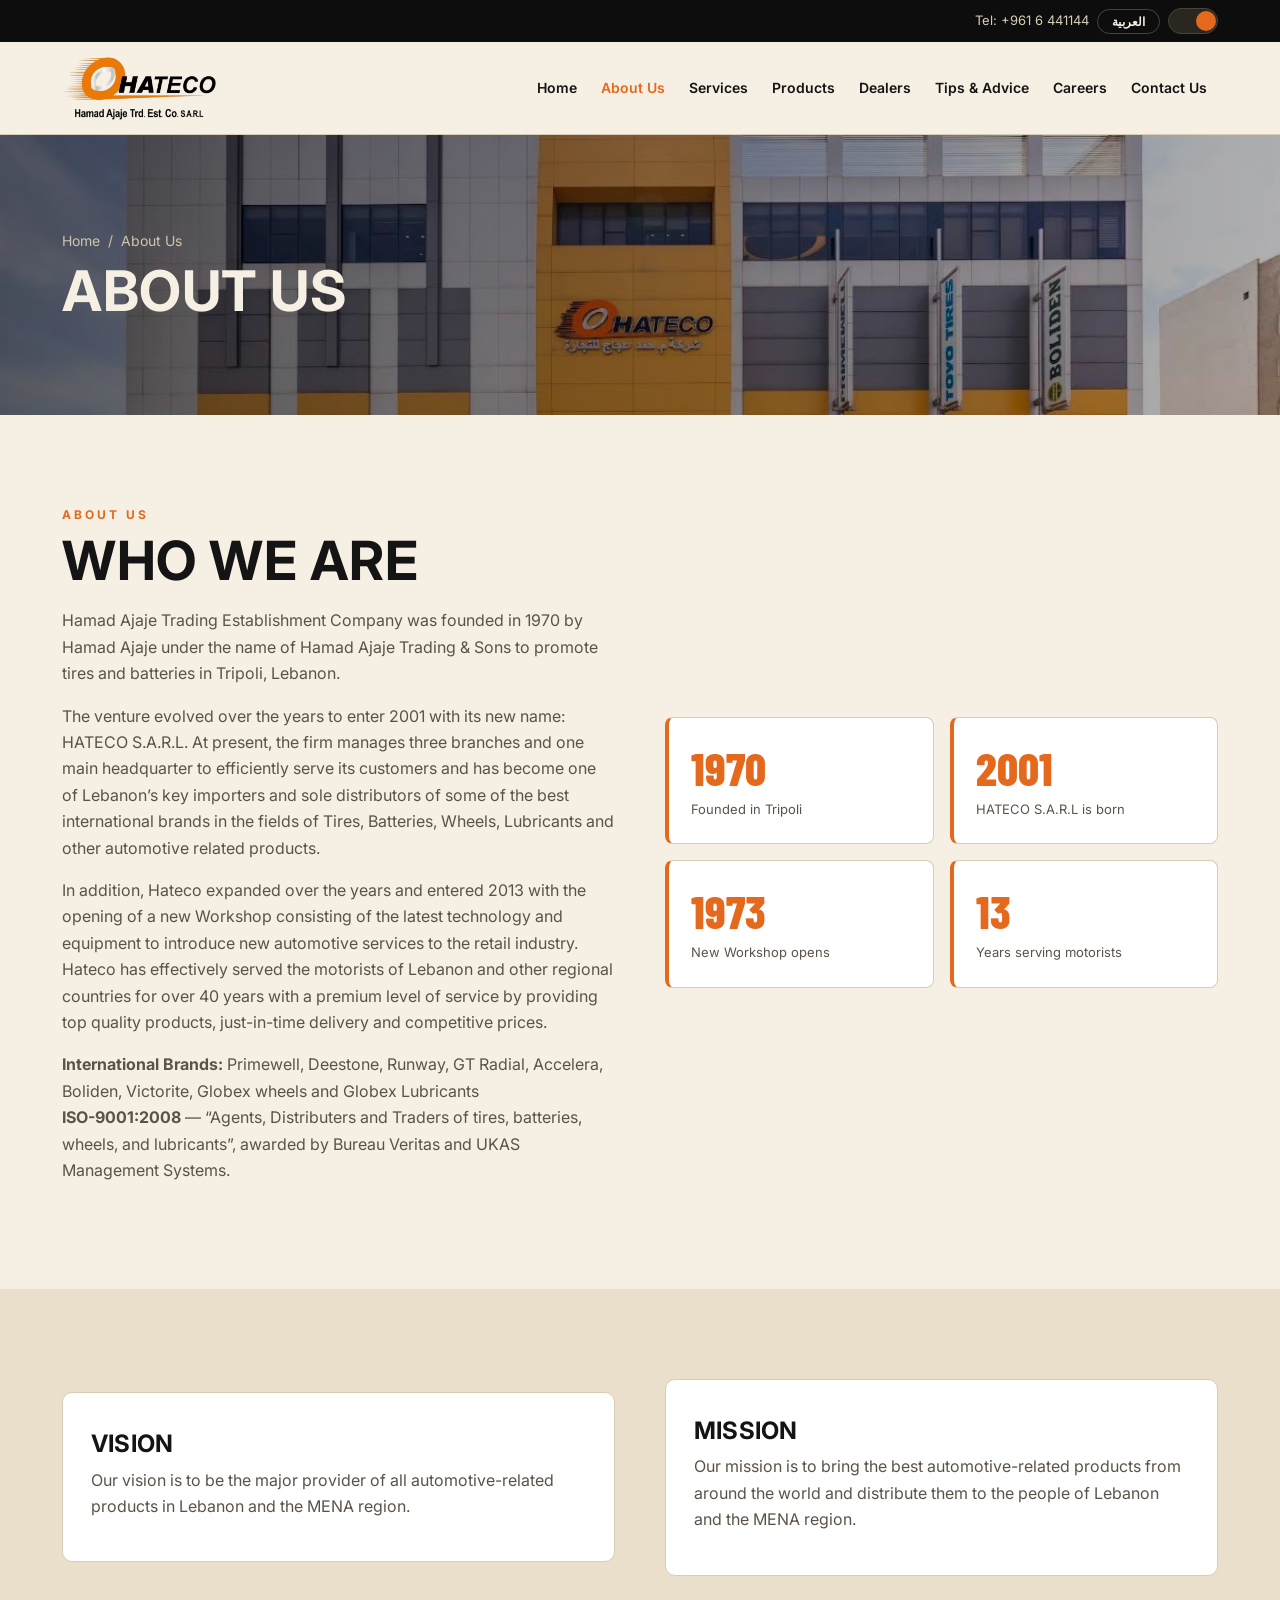
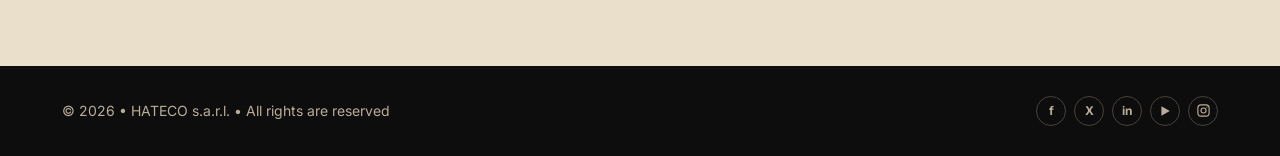
<file: about.html>
<!DOCTYPE html>
<html lang="en" dir="ltr">
  <head>
    <meta charset="utf-8">
    <meta name="viewport" content="width=device-width, initial-scale=1, viewport-fit=cover">
    <title>About Us — HATECO S.A.R.L</title>
    <meta name="description" content="About HATECO S.A.R.L: founded in Tripoli in 1970, one of Lebanon’s key importers of tires, batteries, wheels and lubricants.">
    <link rel="icon" type="image/png" href="favicon.png">
    <link rel="preconnect" href="https://fonts.googleapis.com">
    <link rel="preconnect" href="https://fonts.gstatic.com" crossorigin>
    <link href="https://fonts.googleapis.com/css2?family=Barlow+Condensed:wght@600;700;800&family=Inter:wght@400;500;600&family=Cairo:wght@400;600;700;800&display=swap" rel="stylesheet">
    <!-- Hanimation Arabic font -->
    <link rel="stylesheet" href="https://www.fontstatic.com/f=hanimation">
    <link rel="stylesheet" href="style.css">
  </head>
  <body>

    <!-- ===== TOP BAR: social links, language button, theme switch ===== -->
    <div class="top">
      <div class="wrap">
        <div class="ctl">
          <span class="ltr">Tel: +961 6 441144</span>
          <button class="pill" id="lang" aria-label="Language">العربية</button>
          <button class="sw" id="theme" aria-label="Toggle light/dark theme"></button>
        </div>
      </div>
    </div>

    <!-- ===== HEADER & NAVIGATION (dropdown items are the nested lists) ===== -->
    <header class="nav" id="hd">
      <div class="wrap">
        <a class="logo" href="index.html" aria-label="HATECO S.A.R.L">
          <img class="logo-light" src="hatecologo.png" alt="HATECO S.A.R.L">
          <img class="logo-dark" src="hateco_blacklogo.png" alt="HATECO S.A.R.L">
        </a>
        <button class="burger" id="bg" aria-label="Menu"><svg width="20" height="20" viewBox="0 0 20 20" stroke="currentColor" stroke-width="2" aria-hidden="true"><path d="M2 5h16M2 10h16M2 15h16"/></svg></button>
        <nav id="nv">
          <ul>
            <li>
              <a href="index.html" data-i18n="Home">Home</a>
            </li>
            <li class="has">
              <a href="about.html" class="current" data-i18n="About Us">About Us</a>
              <ul class="sub">
                <li>
                  <a href="about.html#about" data-i18n="Who We Are">Who We Are</a>
                </li>
                <li>
                  <a href="about.html#vision" data-i18n="Vision & Mission">Vision &amp; Mission</a>
                </li>
              </ul>
            </li>
            <li class="has">
              <a href="index.html#services" data-i18n="Services">Services</a>
              <ul class="sub">
                <li>
                  <a href="index.html#services" data-i18n="Wheel Alignment">Wheel Alignment</a>
                </li>
                <li>
                  <a href="index.html#services" data-i18n="Wheel Balancing">Wheel Balancing</a>
                </li>
                <li>
                  <a href="index.html#services" data-i18n="Free BTW Health Check">Free BTW Health Check</a>
                </li>
              </ul>
            </li>
            <li class="has">
              <a href="index.html#products" data-i18n="Products">Products</a>
              <ul class="sub">
                <li>
                  <a href="index.html#products" data-i18n="Tires">Tires</a>
                </li>
                <li>
                  <a href="index.html#products" data-i18n="Wheels">Wheels</a>
                </li>
                <li>
                  <a href="index.html#products" data-i18n="Batteries">Batteries</a>
                </li>
                <li>
                  <a href="index.html#products" data-i18n="Lubricants">Lubricants</a>
                </li>
                <li>
                  <a href="index.html#products" data-i18n="Garage Equipment">Garage Equipment</a>
                </li>
                <li>
                  <a href="index.html#products" data-i18n="Accessories">Accessories</a>
                </li>
              </ul>
            </li>
            <li class="has">
              <a href="#" data-soon data-i18n="Dealers">Dealers</a>
              <ul class="sub">
                <li>
                  <a href="#" data-soon data-i18n="Dealers Wanted">Dealers Wanted</a>
                </li>
                <li>
                  <a href="#" data-soon data-i18n="International Dealers Map">International Dealers Map</a>
                </li>
              </ul>
            </li>
            <li>
              <a href="#" data-soon data-i18n="Tips & Advice">Tips &amp; Advice</a>
            </li>
            <li>
              <a href="#" data-soon data-i18n="Careers">Careers</a>
            </li>
            <li>
              <a href="index.html#contact" data-i18n="Contact Us">Contact Us</a>
            </li>
          </ul>
        </nav>
      </div>
    </header>

    <!-- ===== MAIN CONTENT ===== -->
    <main id="top">

      <!-- ===== PAGE BANNER ===== -->
      <div class="hero page-hero">
        <div class="wrap">
          <div>
            <div class="crumbs"><a href="index.html" data-i18n="Home">Home</a><span>/</span><span data-i18n="About Us">About Us</span></div>
            <h1 data-i18n="About Us">About Us</h1>
          </div>
        </div>
      </div>

      <!-- ===== ABOUT US / WHO WE ARE + STATS ===== -->
      <section id="about">
        <div class="wrap two">
          <div class="rv">
            <div class="eyebrow" data-i18n="About Us">
              About Us
            </div>
            <h2 style="font-size:clamp(34px,4.5vw,54px);margin:8px 0 18px" data-i18n="Who We Are">Who We Are</h2>
            <p data-i18n="p1">Hamad Ajaje Trading Establishment Company was founded in 1970 by Hamad Ajaje under the name of Hamad Ajaje Trading &amp; Sons to promote tires and batteries in Tripoli, Lebanon.</p>
            <p data-i18n="p2">The venture evolved over the years to enter 2001 with its new name: HATECO S.A.R.L. At present, the firm manages three branches and one main headquarter to efficiently serve its customers and has become one of Lebanon’s key importers and sole distributors of some of the best international brands in the fields of Tires, Batteries, Wheels, Lubricants and other automotive related products.</p>
            <p data-i18n="p3">In addition, Hateco expanded over the years and entered 2013 with the opening of a new Workshop consisting of the latest technology and equipment to introduce new automotive services to the retail industry. Hateco has effectively served the motorists of Lebanon and other regional countries for over 40 years with a premium level of service by providing top quality products, just-in-time delivery and competitive prices.</p>
            <p data-i18n="p4"><b>International Brands:</b> Primewell, Deestone, Runway, GT Radial, Accelera, Boliden, Victorite, Globex wheels and Globex Lubricants<br><b>ISO-9001:2008</b> — “Agents, Distributers and Traders of tires, batteries, wheels, and lubricants”, awarded by Bureau Veritas and UKAS Management Systems.</p>
          </div>
          <div class="stats rv">
            <div class="stat">
              <b data-c="1970">1970</b>
              <span data-i18n="Founded in Tripoli">Founded in Tripoli</span>
            </div>
            <div class="stat">
              <b data-c="2001">2001</b>
              <span data-i18n="HATECO S.A.R.L is born">HATECO S.A.R.L is born</span>
            </div>
            <div class="stat">
              <b data-c="2013">2013</b>
              <span data-i18n="New Workshop opens">New Workshop opens</span>
            </div>
            <div class="stat">
              <b data-c="40" data-s="+">40+</b>
              <span data-i18n="Years serving motorists">Years serving motorists</span>
            </div>
          </div>
        </div>
      </section>

      <!-- ===== VISION & MISSION ===== -->
      <section class="alt" id="vision">
        <div class="wrap two">
          <div class="card rv">
            <h3 data-i18n="Vision">Vision</h3>
            <p data-i18n="vis" style="font-size:16px">Our vision is to be the major provider of all automotive-related products in Lebanon and the MENA region.</p>
          </div>
          <div class="card rv">
            <h3 data-i18n="Mission">Mission</h3>
            <p data-i18n="mis" style="font-size:16px">Our mission is to bring the best automotive-related products from around the world and distribute them to the people of Lebanon and the MENA region.</p>
          </div>
        </div>
      </section>

    </main>

    <!-- ===== FOOTER ===== -->
    <footer>
      <div class="wrap">
        <span>© <span id="yr"></span> • HATECO s.a.r.l. • <span data-i18n="All rights are reserved">All rights are reserved</span></span>

        <span class="soc">
          <a href="http://www.facebook.com/hateco" target="_blank" rel="noopener" aria-label="Facebook">f</a>
          <a href="http://www.twitter.com/hatecosarl" target="_blank" rel="noopener" aria-label="Twitter">X</a>
          <a href="http://www.linkedin.com/company/hateco" target="_blank" rel="noopener" aria-label="LinkedIn">in</a>
          <a href="https://www.youtube.com/channel/UCicn0frhWRb_J4sntKk29nA" target="_blank" rel="noopener" aria-label="YouTube">
            <svg width="12" height="12" viewBox="0 0 10 10" fill="currentColor" aria-hidden="true">
              <path d="M2 1l7 4-7 4z"/>
            </svg>
          </a>
          <a href="https://www.instagram.com/hatecosarl/" target="_blank" rel="noopener" aria-label="Instagram" class="instagram-link">
            <svg viewBox="0 0 24 24" fill="none" stroke="currentColor" stroke-width="1.8" stroke-linecap="round" stroke-linejoin="round" aria-hidden="true">
              <rect x="3" y="3" width="18" height="18" rx="5"/>
              <circle cx="12" cy="12" r="4"/>
              <circle cx="17.5" cy="6.5" r="1" fill="currentColor" stroke="none"/>
            </svg>
          </a>
        </span>
      </div>
    </footer>


    <!-- ===== BACK-TO-TOP BUTTON ===== -->
    <button class="top-btn" id="up" aria-label="Top">↑</button>

    <!-- ===== NOTICE FOR PAGES NOT BUILT YET ===== -->
    <div class="toast" id="toast" role="status"></div>

    <!-- ===== SCRIPTS (translations.js must stay before about.js) ===== -->
    <script src="translations.js" defer></script>
    <script src="about.js" defer></script>
  </body>
</html>
</file>
<file: style.css>
/* ==========================================================
   HATECO – style.css  (sections are listed in this order)
   Colors live in :root / dark blocks at the top. Breakpoints: 980px, 600px.
   ========================================================== */

/* ==========================================================
   THEME COLORS  (edit the palette here: orange = buttons & hovers)
   ========================================================== */

:root {
  --bg: #F6EFE3;
  --bg-alt: #EADFCB;
  --card: #FFFFFF;
  --text: #141414;
  --text-muted: #5b5348;
  --border: #d9ccb4;
  --orange: #E4691C;
  --orange-dark: #C9560F;
  --black: #0d0d0d;
  box-sizing: border-box;
  padding-top: env(safe-area-inset-top, 0px);
  padding-bottom: env(safe-area-inset-bottom, 0px);
  color-scheme: light;
}

/* Dark palette: the next two blocks must stay identical (system dark / manual toggle) */
@media (prefers-color-scheme:dark) {
  :root:not([data-theme="light"]) {
    --bg: #0d0d0d;
    --bg-alt: #171512;
    --card: #1c1a17;
    --text: #F6EFE3;
    --text-muted: #b9ad98;
    --border: #332e26;
    color-scheme: dark;
  }
}

:root[data-theme="dark"] {
  --bg: #0d0d0d;
  --bg-alt: #171512;
  --card: #1c1a17;
  --text: #F6EFE3;
  --text-muted: #b9ad98;
  --border: #332e26;
  color-scheme: dark;
}

/* ==========================================================
   BASE & TYPOGRAPHY
   ========================================================== */

html {
  height: 100%;
  scroll-behavior: smooth;
  scroll-padding-top: calc(env(safe-area-inset-top, 0px) + 90px);
}

*,
*::before,
*::after {
  box-sizing: border-box;
}

body {
  margin: 0;
  background: var(--bg);
  color: var(--text);
  font: 400 16px/1.65 Poppins, Inter, system-ui, sans-serif;
  transition: background .3s, color .3s;
  overflow-x: hidden;
}

body::before {
  content: "";
  position: fixed;
  inset: 0 0 auto;
  height: env(safe-area-inset-top, 0px);
  background: var(--black);
  z-index: 60;
}

[dir=rtl] body,
[dir=rtl] input,
[dir=rtl] select,
[dir=rtl] button {
  font-family: "hanimation", Cairo, sans-serif;
}

h1,
h2,
h3 {
  font-family: Poppins, Inter, sans-serif;
  text-transform: uppercase;
  line-height: 1.05;
  margin: 0;
  letter-spacing: .01em;
}

[dir=rtl] h1,
[dir=rtl] h2,
[dir=rtl] h3 {
  font-family: "hanimation", Cairo, sans-serif;
  text-transform: none;
  line-height: 1.3;
}

a {
  color: inherit;
  text-decoration: none;
}

.wrap {
  max-width: 1200px;
  margin: 0 auto;
  padding: 0 22px;
}

/* ==========================================================
   BUTTONS
   ========================================================== */

.btn {
  display: inline-flex;
  align-items: center;
  gap: 8px;
  background: var(--orange);
  color: #fff;
  border: 0;
  border-radius: 6px;
  padding: 13px 26px;
  font: 600 14px Poppins, Inter, sans-serif;
  letter-spacing: .04em;
  text-transform: uppercase;
  cursor: pointer;
  transition: .25s;
}

[dir=rtl] .btn {
  font-family: Cairo;
}

.btn:hover {
  background: var(--orange-dark);
  transform: translateY(-2px);
  box-shadow: none;
}

.btn.ghost {
  background: transparent;
  border: 2px solid #fff;
}

.btn.ghost:hover {
  background: var(--orange);
  border-color: var(--orange);
}

/* ==========================================================
   TOP BAR  (social icons, language button, theme switch)
   ========================================================== */

.top {
  background: var(--black);
  color: #d8cdb8;
  font-size: 13px;
}


.top .wrap {
  display: flex;
  justify-content: flex-end;
  align-items: center;
  gap: 12px;
  min-height: 42px;
  flex-wrap: wrap;
}


.soc,
.ctl {
  display: flex;
  gap: 8px;
  align-items: center;
}

.soc a {
  width: 30px;
  height: 30px;
  border-radius: 50%;
  border: 1px solid #4a4339;
  display: grid;
  place-items: center;
  font: 700 12px Inter;
  transition: .25s;
}

.soc a:hover {
  background: var(--orange);
  border-color: var(--orange);
  color: #fff;
  transform: translateY(-2px);
}

.pill {
  background: none;
  border: 1px solid #4a4339;
  color: #F6EFE3;
  border-radius: 20px;
  padding: 4px 14px;
  cursor: pointer;
  font: 600 12px Inter;
  transition: .25s;
}

.pill:hover {
  background: var(--orange);
  border-color: var(--orange);
}

.sw {
  width: 50px;
  height: 26px;
  border-radius: 20px;
  border: 1px solid #4a4339;
  background: #2a2620;
  position: relative;
  cursor: pointer;
  padding: 0;
}

.sw::after {
  content: "";
  position: absolute;
  top: 2px;
  inset-inline-start: 3px;
  width: 20px;
  height: 20px;
  border-radius: 50%;
  background: var(--orange);
  color: #fff;
  font-size: 12px;
  line-height: 20px;
  text-align: center;
  transition: .3s;
}

:root[data-lt] .sw::after {
  content: "";
  inset-inline-start: 27px;
}

/* ==========================================================
   HEADER, LOGO & NAVIGATION
   ========================================================== */

header.nav {
  position: sticky;
  top: env(safe-area-inset-top, 0px);
  z-index: 50;
  background: var(--bg);
  border-bottom: 1px solid var(--border);
  transition: box-shadow .3s;
}

header.nav.s {
  box-shadow: 0 8px 30px -14px #000;
}

header .wrap {
  display: flex;
  align-items: center;
  justify-content: space-between;
  height: 76px;
}

.logo {
  font: 800 32px "Barlow Condensed", sans-serif;
  letter-spacing: .08em;
  display: flex;
  align-items: center;
}

.logo b {
  color: var(--orange);
}

.logo small {
  display: block;
  font: 500 9px Inter;
  letter-spacing: .3em;
  color: var(--text-muted);
  margin-top: -4px;
}

.logo img {
  display: block;
  width: auto;
  height: 64px;
  max-width: 260px;
  object-fit: contain;
  flex-shrink: 0;
}


/* Show the light-theme logo by default */
.logo .logo-light {
  display: block;
}

.logo .logo-dark {
  display: none;
}

/* Switch logos when dark mode is active */
:root[data-theme="dark"] .logo .logo-light {
  display: none;
}

:root[data-theme="dark"] .logo .logo-dark {
  display: block;
}

nav>ul {
  display: flex;
  gap: 2px;
  list-style: none;
  margin: 0;
  padding: 0;
}

nav li {
  position: relative;
}

nav>ul>li>a {
  display: block;
  padding: 28px 11px;
  font-weight: 600;
  font-size: 14px;
  transition: color .2s;
}

nav>ul>li>a:hover,
nav li.open>a {
  color: var(--orange);
}

nav .sub {
  position: absolute;
  top: 100%;
  inset-inline-start: 0;
  min-width: 240px;
  background: var(--card);
  border: 1px solid var(--border);
  border-top: 3px solid var(--orange);
  list-style: none;
  margin: 0;
  padding: 8px 0;
  opacity: 0;
  visibility: hidden;
  transform: translateY(10px);
  transition: .25s;
  box-shadow: 0 20px 40px -20px #000;
}

nav li:hover>.sub,
nav li.open>.sub {
  opacity: 1;
  visibility: visible;
  transform: none;
}

.sub a {
  display: block;
  padding: 9px 20px;
  font-size: 14px;
}

.sub a:hover {
  background: var(--orange);
  color: #fff;
}

.burger {
  display: none;
  background: none;
  border: 1px solid var(--border);
  color: var(--text);
  width: 42px;
  height: 42px;
  border-radius: 6px;
  font-size: 20px;
  cursor: pointer;
}

/* ==========================================================
   HERO
   ========================================================== */

.hero {
  position: relative;
  isolation: isolate;
  overflow: hidden;
  background: #111;
  color: #F6EFE3;
  padding: 80px 0 100px;
  min-height: 440px;
  display: flex;
  align-items: center;
}

/* ---- Background slideshow ---- */

.hero-slideshow {
  position: absolute;
  inset: 0;
  z-index: -1;
  overflow: hidden;
  background: #111;
}

/* Both photos fill the banner exactly (cropped if needed, never stretched) */
.hero-slide {
  position: absolute;
  inset: 0;
  background-size: cover;
  background-position: center;
  background-repeat: no-repeat;
  will-change: opacity;
}

/* Photo 2 stays underneath all the time */
.hero-slide-two {
  background-image: url("lebb.jpeg");
  z-index: 1;
}

/* Photo 1 sits on top and fades out, then back in */
.hero-slide-one {
  background-image: url("building.jpeg");
  z-index: 2;
  animation: heroCrossfade 6s ease-in-out infinite;
}

/* Dark layer so the text stays readable */
.hero-slideshow::after {
  content: "";
  position: absolute;
  inset: 0;
  z-index: 3;
  background: linear-gradient(
    90deg,
    rgba(0, 0, 0, 0.60) 0%,
    rgba(0, 0, 0, 0.45) 55%,
    rgba(0, 0, 0, 0.30) 100%
  );
  pointer-events: none;
}

/* 14 seconds in total: each photo shows about 5.5s, and each fade takes 1.5s */
@keyframes heroCrossfade {
  0%      { opacity: 1; }
  28.33%  { opacity: 1; }
  50%     { opacity: 0; }
  78.33%  { opacity: 0; }
  100%    { opacity: 1; }
}

/* Visitors who prefer no motion just see photo 1 */
@media (prefers-reduced-motion: reduce) {
  .hero-slide-one {
    animation: none;
  }
}

/* ---- Hero content ---- */

.hero .wrap {
  position: relative;
  z-index: 1;
  display: grid;
  grid-template-columns: 1fr;
  gap: 40px;
  align-items: center;
  width: 100%;
}

.hero-content {
  max-width: 850px;
}

.eyebrow {
  color: var(--orange);
  font-weight: 700;
  letter-spacing: .25em;
  font-size: 12px;
  text-transform: uppercase;
}

.hero h1 {
  font-size: clamp(38px, 6vw, 74px);
  margin: 14px 0 20px;
}

.hero h1 em {
  color: var(--orange);
  font-style: normal;
}

.hero p {
  color: #cfc4ae;
  max-width: 540px;
}

/* ==========================================================
   HERO TIRE ARTWORK
   ========================================================== */

.tire {
  width: min(420px, 80vw);
  margin: auto;
  animation: spin 24s linear infinite;
  filter: drop-shadow(0 30px 40px #000);
}

@keyframes spin {
  to {
    transform: rotate(360deg);
  }
}

/* ==========================================================
   TIRE FINDER CARD
   ========================================================== */

.finder {
  background: var(--card);
  color: var(--text);
  border-radius: 10px;
  border-top: 5px solid var(--orange);
  padding: 26px;
  margin-top: -50px;
  position: relative;
  box-shadow: 0 30px 60px -30px #000;
}

.finder h2 {
  font-size: 28px;
  margin-bottom: 16px;
}

.fgrid {
  display: grid;
  grid-template-columns: repeat(4, 1fr) auto;
  gap: 12px;
}

/* ==========================================================
   FORM FIELDS  (finder, appointment, newsletter)
   ========================================================== */

select,
textarea,
input[type=text],
input[type=email],
input[type=tel] {
  width: 100%;
  padding: 13px 12px;
  background: var(--bg);
  color: var(--text);
  border: 1px solid var(--border);
  border-radius: 6px;
  font: inherit;
  font-size: 14px;
  transition: .2s;
}

select:focus,
input:focus,
textarea:focus {
  outline: none;
  border-color: var(--orange);
  box-shadow: 0 0 0 3px #e4691c33;
}

.msg {
  margin-top: 14px;
  font-weight: 600;
  color: var(--orange);
  min-height: 24px;
}

/* ==========================================================
   SECTIONS  (shared spacing & headings)
   ========================================================== */

section {
  padding: 90px 0;
}

.alt {
  background: var(--bg-alt);
}

.head {
  text-align: center;
  max-width: 680px;
  margin: 0 auto 46px;
}

.head h2 {
  font-size: clamp(32px, 4.5vw, 52px);
  margin-top: 8px;
}

.head h2::after {
  content: "";
  display: block;
  width: 60px;
  height: 4px;
  background: var(--orange);
  margin: 16px auto 0;
}

/* ==========================================================
   ABOUT US & STATS
   ========================================================== */

.two {
  display: grid;
  grid-template-columns: 1fr 1fr;
  gap: 50px;
  align-items: center;
}

.two p {
  color: var(--text-muted);
}

.stats {
  display: grid;
  grid-template-columns: 1fr 1fr;
  gap: 16px;
}

.stat {
  background: var(--card);
  border: 1px solid var(--border);
  border-inline-start: 4px solid var(--orange);
  padding: 22px;
  border-radius: 8px;
}

.stat b {
  display: block;
  font: 800 46px "Barlow Condensed", sans-serif;
  color: var(--orange);
}

.stat span {
  font-size: 13px;
  color: var(--text-muted);
}

/* ==========================================================
   CARDS  (services, products, vision/mission, dealers)
   ========================================================== */

.grid3 {
  display: grid;
  grid-template-columns: repeat(3, 1fr);
  gap: 22px;
}

.card {
  background: var(--card);
  border: 1px solid var(--border);
  border-radius: 10px;
  padding: 28px;
  transition: .3s;
  position: relative;
  overflow: hidden;
}

.card::before {
  content: "";
  position: absolute;
  inset-inline: 0;
  top: 0;
  height: 4px;
  background: var(--orange);
  transform: scaleX(0);
  transition: .35s;
  transform-origin: left;
}

.card:hover {
  transform: translateY(-8px);
  border-color: var(--orange);
  box-shadow: 0 24px 40px -24px #000;
}

.card:hover::before {
  transform: scaleX(1);
}

.card h3 {
  font-size: 24px;
  margin: 10px 0;
}

.card .ic {
  font-size: 34px;
}

.card p {
  color: var(--text-muted);
  font-size: 14px;
  margin: 0 0 14px;
}

.more {
  color: var(--orange);
  font-weight: 700;
  font-size: 13px;
  text-transform: uppercase;
  letter-spacing: .08em;
}

.more:hover {
  text-decoration: underline;
}

.chips {
  display: flex;
  flex-wrap: wrap;
  gap: 6px;
}

.chips i {
  font-style: normal;
  font-size: 12px;
  border: 1px solid var(--border);
  border-radius: 20px;
  padding: 2px 10px;
  color: var(--text-muted);
}


/* ==========================================================
   BRANDS CAROUSEL — AUTOMATIC INFINITE SCROLL
   ========================================================== */

.car {
  display: flex;
  align-items: center;
  gap: 12px;
  min-width: 0;
}

.track {
  display: flex;
  align-items: center;
  gap: 24px;
  width: 100%;
  min-width: 0;
  overflow: hidden;
  padding: 12px 2px;
}

.track-inner {
  display: flex;
  align-items: center;
  width: max-content;
  flex: 0 0 auto;
  animation: brand-scroll 65s linear infinite;
  will-change: transform;
}

.track:hover .track-inner {
  animation-play-state: paused;
}

.brand {
  box-sizing: border-box;
  display: flex;
  align-items: center;
  justify-content: center;
  flex: 0 0 170px;
  width: 170px;
  height: 100px;
  padding: 16px;
  background: var(--card);
  border: 1px solid var(--border);
  border-radius: 8px;
  text-decoration: none;
  margin-inline-end: 24px;
  transition: background-color .25s ease,
              border-color .25s ease,
              transform .25s ease;
}

.brand img {
  display: block;
  max-width: 100%;
  width: 100%;
  height: 100%;
  object-fit: contain;
}

.brand-name {
  font: 700 20px "Barlow Condensed", sans-serif;
  letter-spacing: .04em;
  text-transform: uppercase;
  color: inherit;
}

.brand:hover {
  background: var(--card);
  border-color: var(--orange);
  transform: translateY(-3px);
}

.brand:focus-visible {
  outline: 2px solid var(--orange);
  outline-offset: 4px;
}

@keyframes brand-scroll {
  from {
    transform: translateX(0);
  }

  to {
    transform: translateX(-50%);
  }
}

/* Arabic layouts: scroll the other way with its own keyframes */
[dir="rtl"] .track-inner {
  animation-name: brand-scroll-rtl;
}

@keyframes brand-scroll-rtl {
  from {
    transform: translateX(0);
  }

  to {
    transform: translateX(50%);
  }
}

/* Keep the carousel usable on smaller screens */
@media (max-width: 600px) {
  .track-inner {
    animation-duration: 50s;
  }

  .brand {
    flex-basis: 140px;
    width: 140px;
    height: 82px;
    padding: 12px;
    margin-inline-end: 16px;
  }
}

/* Respect visitors who prefer reduced motion */
@media (prefers-reduced-motion: reduce) {
  .track-inner {
    animation: none;
    transform: none;
  }

  .track {
    overflow-x: auto;
  }
}

/* ==========================================================
   NEWSLETTER
   ========================================================== */

.nl {
  display: flex;
  gap: 10px;
  max-width: 520px;
  margin: 30px auto 0;
}

/* ==========================================================
   CONTACT CARDS
   ========================================================== */

.contact {
  display: grid;
  grid-template-columns: repeat(4, 1fr);
  gap: 18px;
}

.contact .card {
  padding: 22px;
}

.contact h3 {
  font-size: 20px;
}

.contact p {
  font-size: 13.5px;
  margin: 0 0 8px;
}

.ltr {
  direction: ltr;
  unicode-bidi: embed;
  display: inline-block;
}

/* ==========================================================
   ORANGE CALL-TO-ACTION BAND
   ========================================================== */

.cta {
  background: var(--orange);
  color: #fff;
  padding: 54px 0;
}

.cta .wrap {
  display: flex;
  justify-content: space-between;
  align-items: center;
  gap: 20px;
  flex-wrap: wrap;
}

.cta h2 {
  font-size: clamp(26px, 4vw, 42px);
}

.cta .btn {
  background: var(--black);
}

.cta .btn:hover {
  background: #000;
}

/* ==========================================================
   FOOTER
   ========================================================== */

footer {
  background: var(--black);
  color: #b9ad98;
  padding: 30px 0;
  font-size: 14px;
}

footer .wrap {
  display: flex;
  justify-content: space-between;
  gap: 16px;
  flex-wrap: wrap;
  align-items: center;
}

/* ==========================================================
   BACK-TO-TOP BUTTON
   ========================================================== */

.top-btn {
  position: fixed;
  bottom: calc(20px + env(safe-area-inset-bottom, 0px));
  inset-inline-end: 20px;
  width: 46px;
  height: 46px;
  border-radius: 50%;
  background: var(--orange);
  color: #fff;
  border: 0;
  font-size: 20px;
  cursor: pointer;
  opacity: 0;
  pointer-events: none;
  transition: .3s;
  z-index: 40;
}

.top-btn.v {
  opacity: 1;
  pointer-events: auto;
}

/* ==========================================================
   SCROLL-REVEAL ANIMATION
   ========================================================== */

.rv {
  opacity: 0;
  transform: translateY(30px);
  transition: opacity .7s, transform .7s;
}

.rv.in {
  opacity: 1;
  transform: none;
}

/* ==========================================================
   APPOINTMENT FORM
   ========================================================== */

textarea {
  resize: vertical;
  min-height: 130px;
}

.appt {
  max-width: 760px;
  margin: 0 auto;
  display: grid;
  gap: 12px;
}

.fg2 {
  display: grid;
  grid-template-columns: 1fr 1fr;
  gap: 12px;
}

.fg2 input:first-child {
  grid-column: 1/-1;
}

/* ==========================================================
   RESPONSIVE  (tablet & mobile)
   ========================================================== */

/* Tablet and below (menu becomes a button) */
@media(max-width:980px) {
  .hero .wrap,
  .two {
    grid-template-columns: 1fr;
  }

  .grid3,
  .contact {
    grid-template-columns: 1fr 1fr;
  }

  .fgrid {
    grid-template-columns: 1fr 1fr;
  }

  .burger {
    display: block;
  }

  nav {
    position: absolute;
    top: 100%;
    inset-inline: 0;
    background: var(--bg);
    border-bottom: 1px solid var(--border);
    max-height: 0;
    overflow: hidden;
    transition: max-height .4s;
  }

  nav.o {
    max-height: 80vh;
    overflow: auto;
  }

  nav>ul {
    flex-direction: column;
    padding: 10px 22px;
  }

  nav>ul>li>a {
    padding: 12px 0;
  }

  nav .sub {
    position: static;
    opacity: 1;
    visibility: visible;
    transform: none;
    display: none;
    box-shadow: none;
    border: 0;
    border-inline-start: 3px solid var(--orange);
  }

  nav li.open>.sub {
    display: block;
  }

  header .wrap {
    height: 84px;
  }


  .logo img {
    height: 60px;
    max-width: min(260px, calc(100vw - 130px));
  }

}

/* Phones */
@media(max-width:600px) {
  .grid3,
  .contact {
    grid-template-columns: 1fr;
  }

  .fgrid {
    grid-template-columns: 1fr;
  }

  
  .hero {
    padding: 55px 0 75px;
    min-height: 390px;
  }

  .hero h1 {
    font-size: clamp(34px, 9vw, 48px);
  }

  .hero-slideshow::after {
    background: rgba(0, 0, 0, 0.66);
  }


  section {
    padding: 60px 0;
  }

  .fg2 {
    grid-template-columns: 1fr;
  }
}

/* Desktop: taller header for the larger logo */
@media (min-width:981px) {
  header .wrap {
    height: 92px;
  }

  nav>ul>li>a {
    padding: 36px 11px;
  }
}

/* Respect users who turn off animations */
@media(prefers-reduced-motion:reduce) {
  .tire {
    animation: none;
  }

  .rv {
    opacity: 1;
    transform: none;
  }
}

/* Notice shown when a menu item leads to a page that is not built yet */
.toast {
  position: fixed;
  left: 50%;
  bottom: calc(24px + env(safe-area-inset-bottom, 0px));
  transform: translate(-50%, 20px);
  background: var(--black);
  color: #F6EFE3;
  border-inline-start: 4px solid var(--orange);
  padding: 12px 20px;
  border-radius: 6px;
  opacity: 0;
  pointer-events: none;
  transition: opacity .3s, transform .3s;
  z-index: 70;
}

.toast.show {
  opacity: 1;
  transform: translate(-50%, 0);
}

/* Newsletter inside the orange band */
.cta-form {
  position: relative;
  flex: 1 1 360px;
  max-width: 520px;
}

.cta .nl {
  margin: 0;
  max-width: none;
}

.cta .nl input {
  background: #fff;
  color: #141414;
  border-color: transparent;
}

.cta .nl input:focus {
  border-color: var(--black);
  box-shadow: 0 0 0 3px #0d0d0d55;
}

.cta .msg {
  position: absolute;
  top: 100%;
  margin-top: 8px;
  min-height: 0;
  color: var(--black);
}

/* Center the Send Request button and its confirmation message */
.form-actions {
  text-align: center;
}

.appt .msg {
  text-align: center;
}

/* ==========================================================
   INNER-PAGE BANNER  (About Us and other inner pages)
   ========================================================== */

.page-hero {
  min-height: 280px;
  padding: 64px 0;
  background:
    linear-gradient(
      90deg,
      rgba(0, 0, 0, 0.62) 0%,
      rgba(0, 0, 0, 0.45) 55%,
      rgba(0, 0, 0, 0.30) 100%
    ),
    url("building.jpeg") center 65% / cover no-repeat;
}
.page-hero h1 {
  font-size: clamp(34px, 5vw, 56px);
  margin: 10px 0 0;
}

.crumbs {
  display: flex;
  gap: 8px;
  font-size: 14px;
  color: #cfc4ae;
}

.crumbs a:hover {
  color: var(--orange);
}

/* Highlight the menu item of the page you are on */
nav>ul>li>a.current {
  color: var(--orange);
}


/* Instagram footer icon */
footer .soc .instagram-link {
  display: inline-flex;
  align-items: center;
  justify-content: center;
}

footer .soc .instagram-link svg {
  width: 15px;
  height: 15px;
  display: block;
}


@media (prefers-reduced-motion: reduce) {
  .hero-slide {
    animation: none;
  }

  .hero-slide-one {
    opacity: 0.48;
  }
}

/* ===== SERVICES ICONS ===== */
#services .service-title {
  display: flex;
  align-items: center;
  gap: 10px;
  margin-bottom: 18px;
}

#services .service-icon {
  display: inline-flex;
  align-items: center;
  justify-content: center;
  color: var(--orange);
  flex-shrink: 0;
}

#services .service-icon svg {
  width: 28px;
  height: 28px;
  stroke-width: 1.7;
}

#services .service-title h3 {
  margin: 0;
  font-size: 18px;
  line-height: 1.3;
}


/* ==========================================================
   MOBILE: FORCE LIGHT THEME
   ========================================================== */

@media (max-width: 768px) {
  :root {
    color-scheme: light;

    --bg: #F6EFE3;
    --bg-alt: #EADFCB;
    --card: #FFFFFF;
    --text: #141414;
    --text-muted: #5b5348;
    --border: #d9ccb4;
    --orange: #E4691C;
    --orange-dark: #C9560F;
    --black: #0d0d0d;
  }
}
</file>
